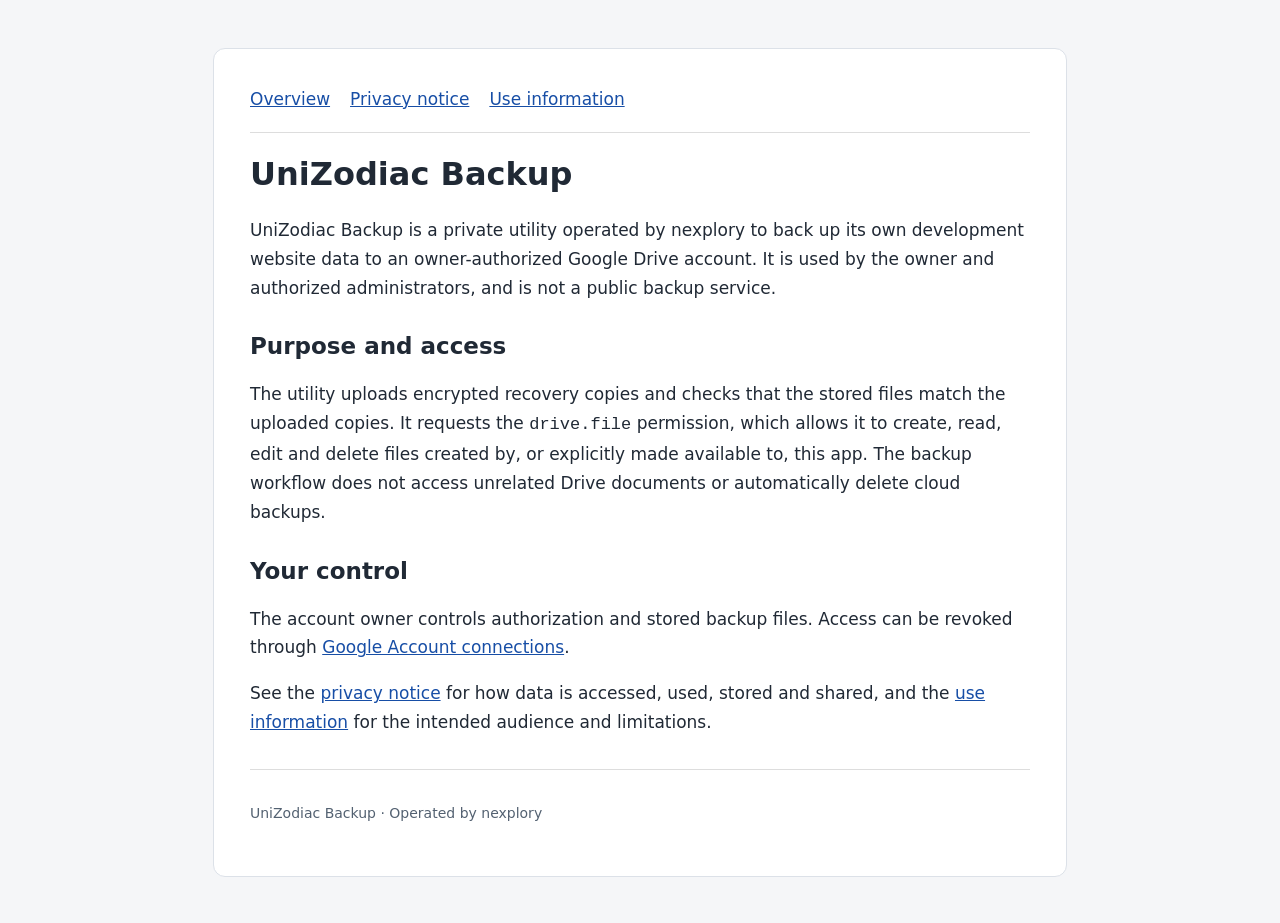
<file: index.html>
<!doctype html>
<html lang="en"><head><meta charset="utf-8"><meta name="viewport" content="width=device-width, initial-scale=1"><title>UniZodiac Backup</title><link rel="stylesheet" href="style.css"></head><body><main><nav aria-label="Main"><a href="index.html">Overview</a><a href="privacy.html">Privacy notice</a><a href="terms.html">Use information</a></nav><h1>UniZodiac Backup</h1><p>UniZodiac Backup is a private utility operated by nexplory to back up its own development website data to an owner-authorized Google Drive account. It is used by the owner and authorized administrators, and is not a public backup service.</p>
<h2>Purpose and access</h2><p>The utility uploads encrypted recovery copies and checks that the stored files match the uploaded copies. It requests the <code>drive.file</code> permission, which allows it to create, read, edit and delete files created by, or explicitly made available to, this app. The backup workflow does not access unrelated Drive documents or automatically delete cloud backups.</p>
<h2>Your control</h2><p>The account owner controls authorization and stored backup files. Access can be revoked through <a href="https://myaccount.google.com/connections">Google Account connections</a>.</p>
<p>See the <a href="privacy.html">privacy notice</a> for how data is accessed, used, stored and shared, and the <a href="terms.html">use information</a> for the intended audience and limitations.</p><footer><p class="meta">UniZodiac Backup · Operated by nexplory</p></footer></main></body></html>
</file>
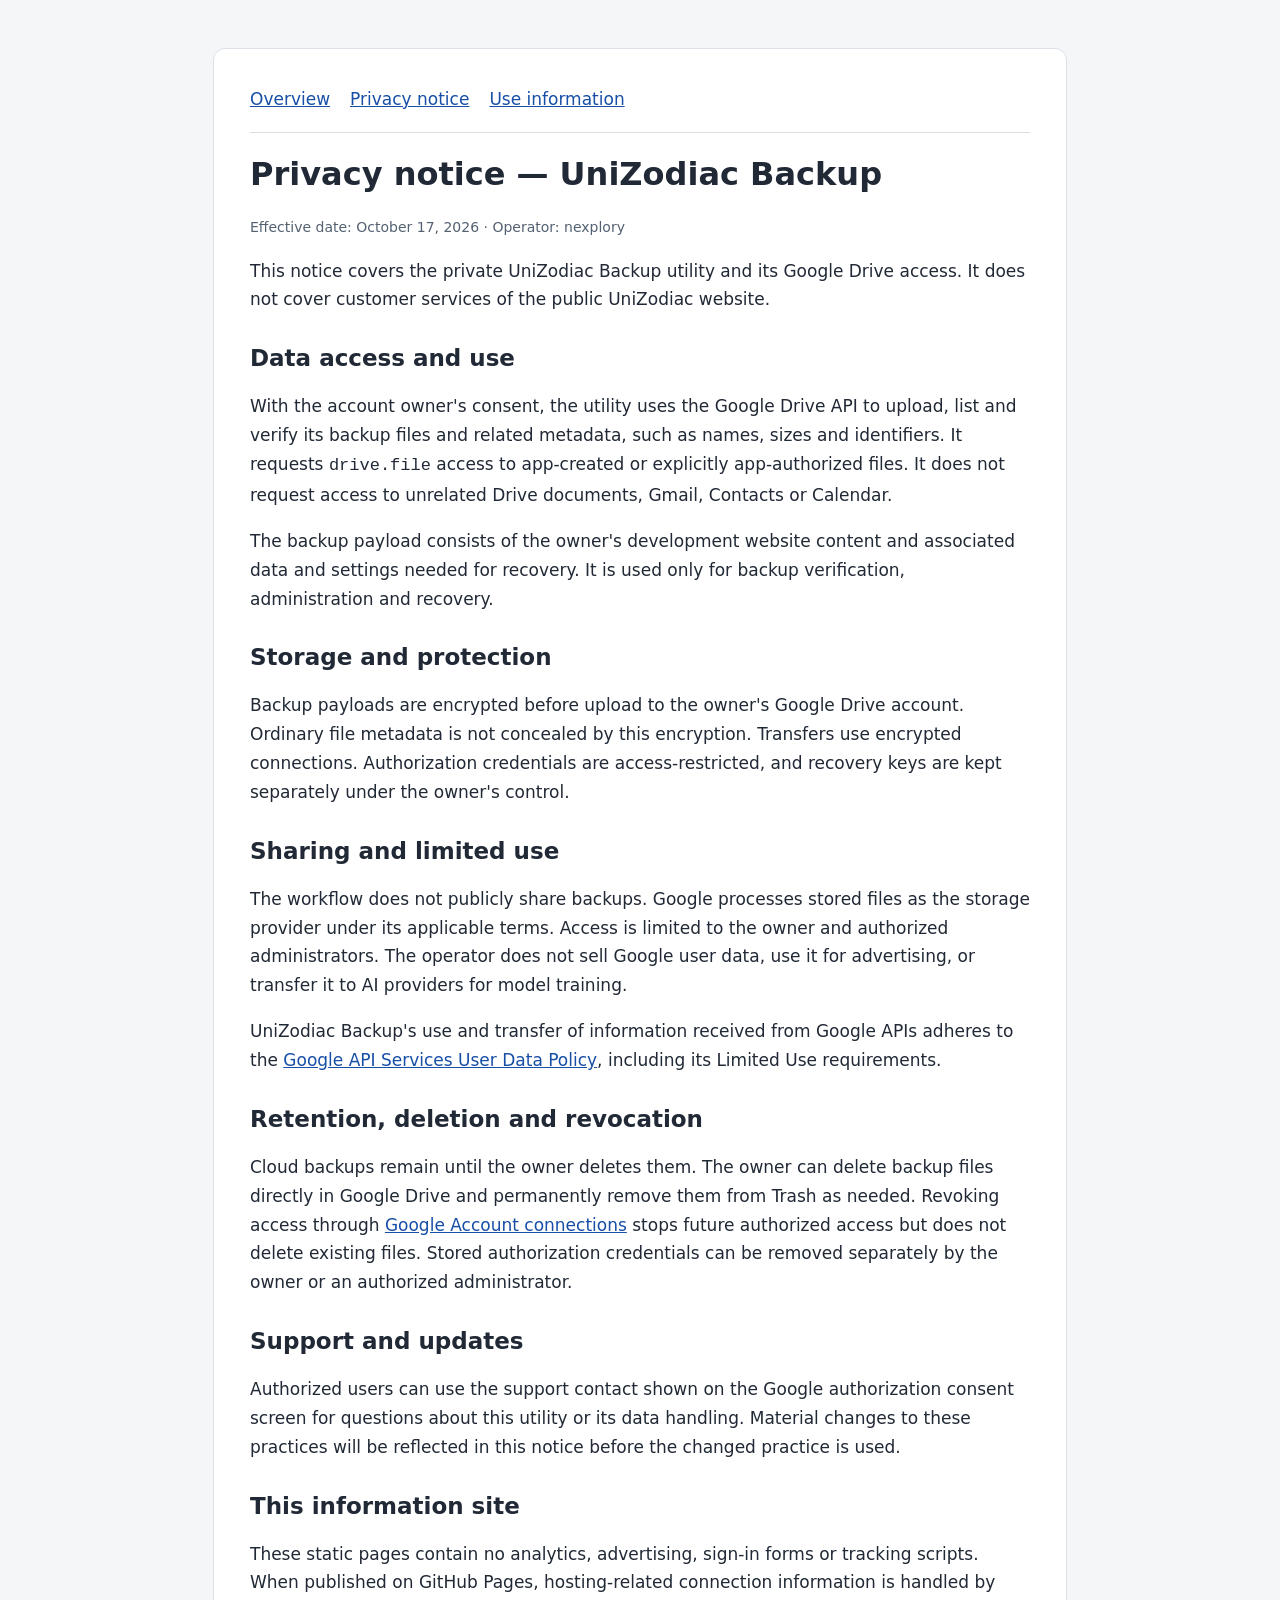
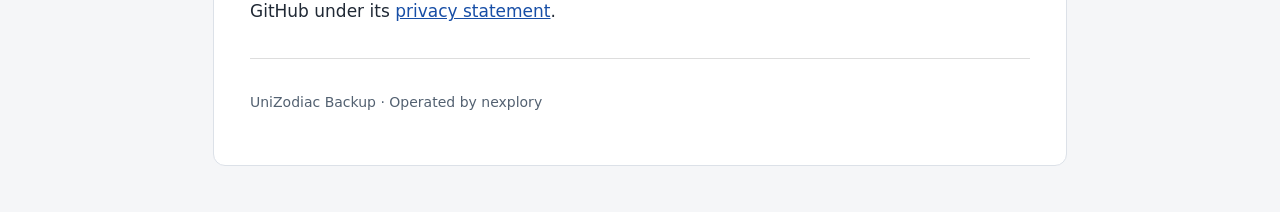
<file: privacy.html>
<!doctype html>
<html lang="en"><head><meta charset="utf-8"><meta name="viewport" content="width=device-width, initial-scale=1"><title>Privacy notice — UniZodiac Backup</title><link rel="stylesheet" href="style.css"></head><body><main><nav aria-label="Main"><a href="index.html">Overview</a><a href="privacy.html">Privacy notice</a><a href="terms.html">Use information</a></nav><h1>Privacy notice — UniZodiac Backup</h1><p class="meta">Effective date: October 17, 2026 · Operator: nexplory</p>
<p>This notice covers the private UniZodiac Backup utility and its Google Drive access. It does not cover customer services of the public UniZodiac website.</p>
<h2>Data access and use</h2><p>With the account owner's consent, the utility uses the Google Drive API to upload, list and verify its backup files and related metadata, such as names, sizes and identifiers. It requests <code>drive.file</code> access to app-created or explicitly app-authorized files. It does not request access to unrelated Drive documents, Gmail, Contacts or Calendar.</p>
<p>The backup payload consists of the owner's development website content and associated data and settings needed for recovery. It is used only for backup verification, administration and recovery.</p>
<h2>Storage and protection</h2><p>Backup payloads are encrypted before upload to the owner's Google Drive account. Ordinary file metadata is not concealed by this encryption. Transfers use encrypted connections. Authorization credentials are access-restricted, and recovery keys are kept separately under the owner's control.</p>
<h2>Sharing and limited use</h2><p>The workflow does not publicly share backups. Google processes stored files as the storage provider under its applicable terms. Access is limited to the owner and authorized administrators. The operator does not sell Google user data, use it for advertising, or transfer it to AI providers for model training.</p>
<p>UniZodiac Backup's use and transfer of information received from Google APIs adheres to the <a href="https://developers.google.com/terms/api-services-user-data-policy">Google API Services User Data Policy</a>, including its Limited Use requirements.</p>
<h2>Retention, deletion and revocation</h2><p>Cloud backups remain until the owner deletes them. The owner can delete backup files directly in Google Drive and permanently remove them from Trash as needed. Revoking access through <a href="https://myaccount.google.com/connections">Google Account connections</a> stops future authorized access but does not delete existing files. Stored authorization credentials can be removed separately by the owner or an authorized administrator.</p>
<h2>Support and updates</h2><p>Authorized users can use the support contact shown on the Google authorization consent screen for questions about this utility or its data handling. Material changes to these practices will be reflected in this notice before the changed practice is used.</p>
<h2>This information site</h2><p>These static pages contain no analytics, advertising, sign-in forms or tracking scripts. When published on GitHub Pages, hosting-related connection information is handled by GitHub under its <a href="https://docs.github.com/en/site-policy/privacy-policies/github-general-privacy-statement">privacy statement</a>.</p><footer><p class="meta">UniZodiac Backup · Operated by nexplory</p></footer></main></body></html>
</file>
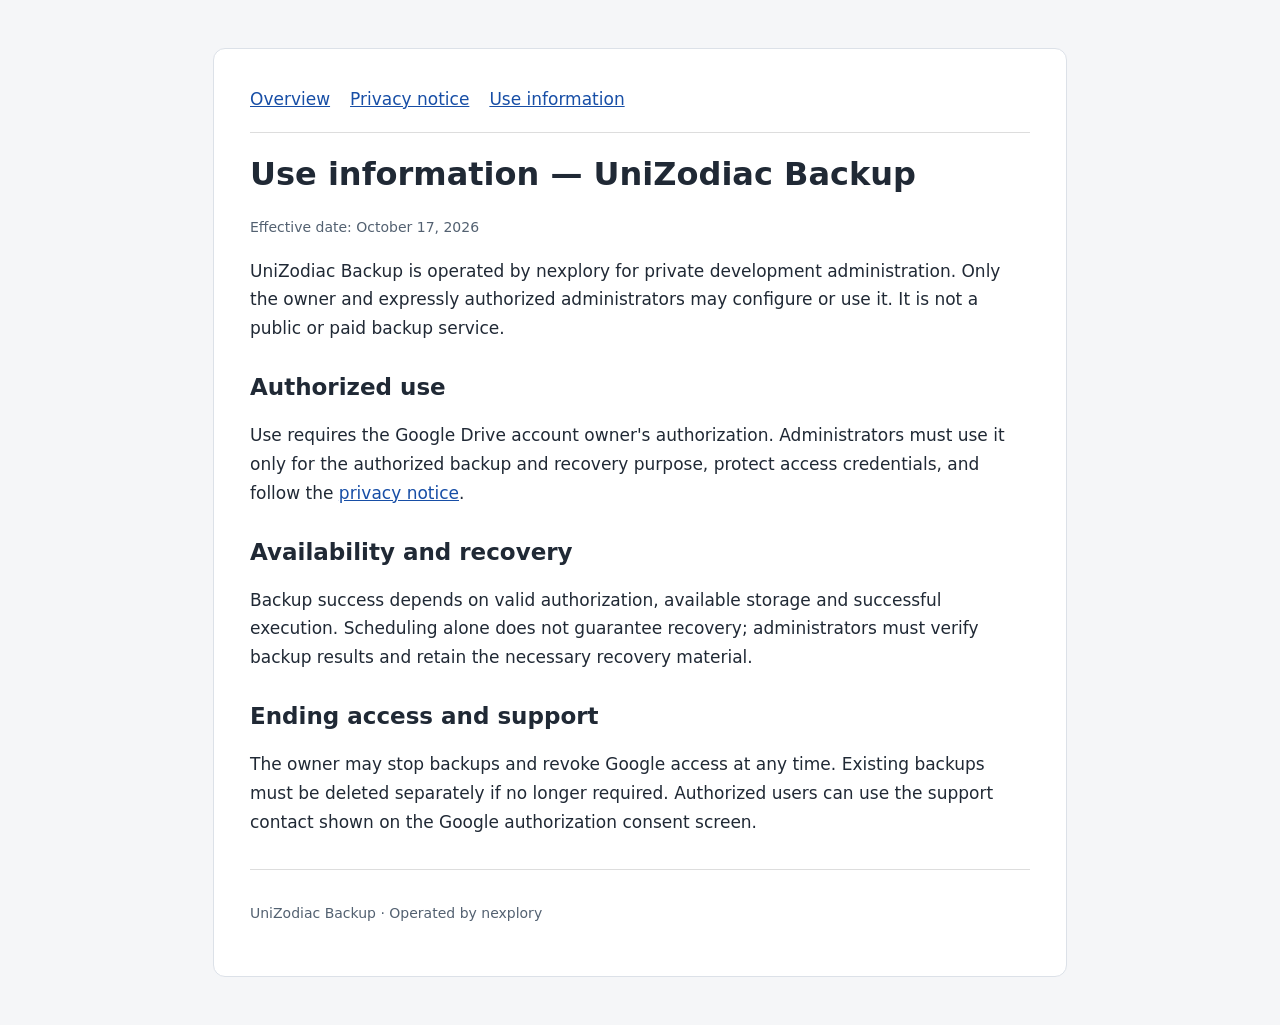
<file: terms.html>
<!doctype html>
<html lang="en"><head><meta charset="utf-8"><meta name="viewport" content="width=device-width, initial-scale=1"><title>Use information — UniZodiac Backup</title><link rel="stylesheet" href="style.css"></head><body><main><nav aria-label="Main"><a href="index.html">Overview</a><a href="privacy.html">Privacy notice</a><a href="terms.html">Use information</a></nav><h1>Use information — UniZodiac Backup</h1><p class="meta">Effective date: October 17, 2026</p>
<p>UniZodiac Backup is operated by nexplory for private development administration. Only the owner and expressly authorized administrators may configure or use it. It is not a public or paid backup service.</p>
<h2>Authorized use</h2><p>Use requires the Google Drive account owner's authorization. Administrators must use it only for the authorized backup and recovery purpose, protect access credentials, and follow the <a href="privacy.html">privacy notice</a>.</p>
<h2>Availability and recovery</h2><p>Backup success depends on valid authorization, available storage and successful execution. Scheduling alone does not guarantee recovery; administrators must verify backup results and retain the necessary recovery material.</p>
<h2>Ending access and support</h2><p>The owner may stop backups and revoke Google access at any time. Existing backups must be deleted separately if no longer required. Authorized users can use the support contact shown on the Google authorization consent screen.</p><footer><p class="meta">UniZodiac Backup · Operated by nexplory</p></footer></main></body></html>
</file>
<file: style.css>
body{margin:0;background:#f5f6f8;color:#202935;font:17px/1.7 system-ui,sans-serif}main{max-width:780px;margin:48px auto;padding:36px;background:white;border:1px solid #dce1e8;border-radius:12px}h1,h2{line-height:1.25}h1{font-size:32px}h2{font-size:23px;margin-top:30px}a{color:#174ea6}nav{display:flex;gap:20px;flex-wrap:wrap;border-bottom:1px solid #ddd;padding-bottom:18px}.meta{color:#536171;font-size:14px}footer{margin-top:32px;border-top:1px solid #ddd;padding-top:18px}@media(max-width:650px){main{margin:12px;padding:22px}}
</file>
